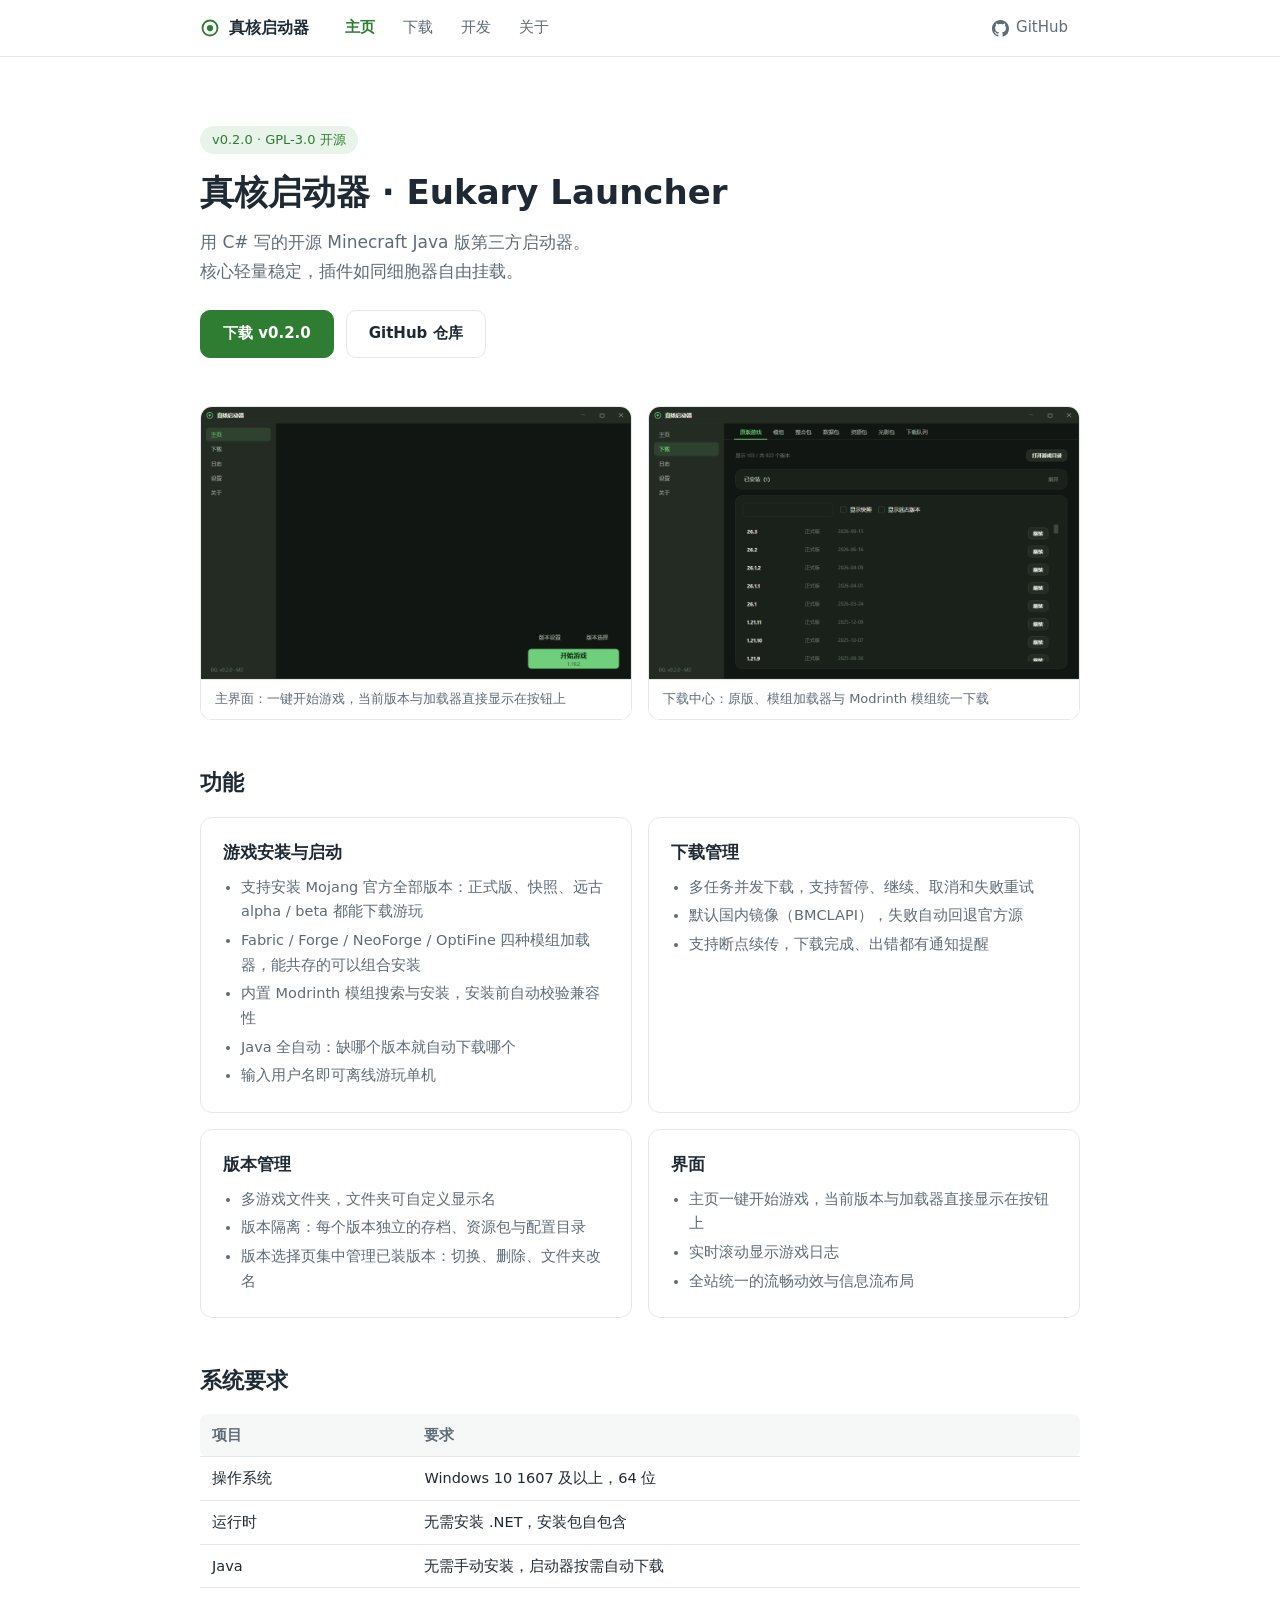
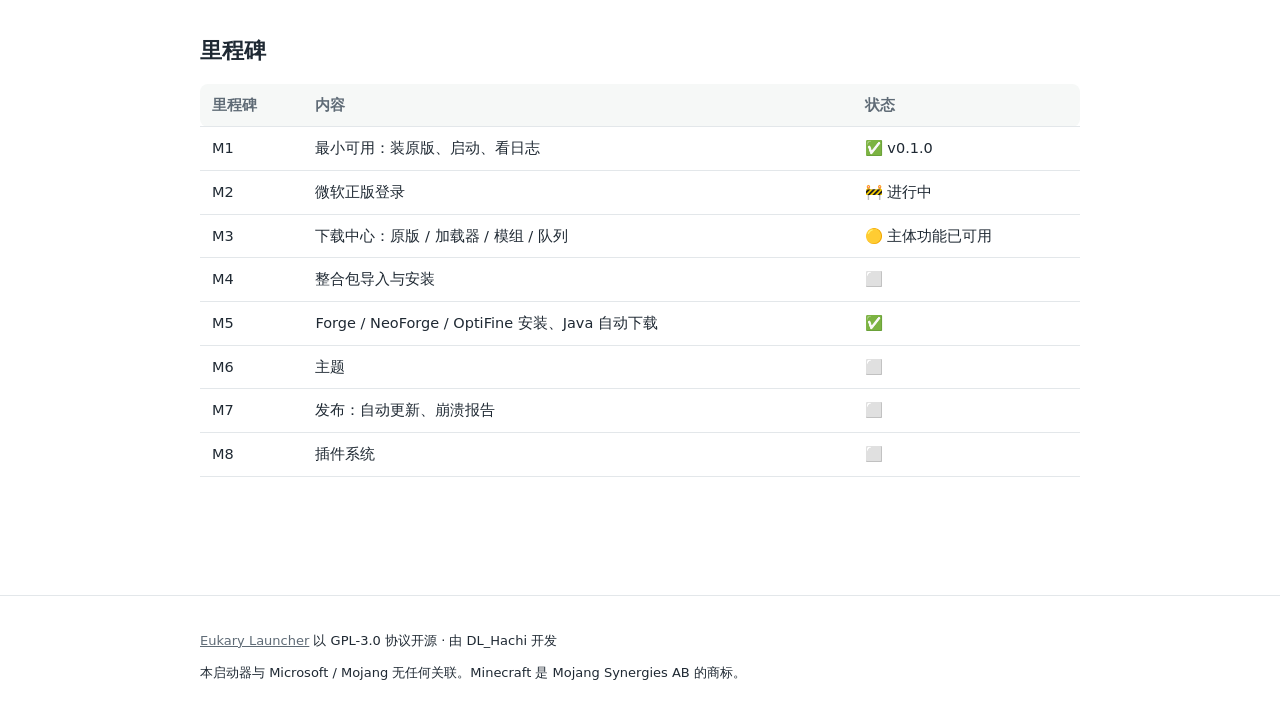
<file: index.html>
<!DOCTYPE html>
<html lang="zh-CN">
<head>
<meta charset="UTF-8">
<meta name="viewport" content="width=device-width, initial-scale=1.0">
<title>真核启动器 · Eukary Launcher</title>
<meta name="description" content="用 C# 写的开源 Minecraft Java 版第三方启动器。核心轻量稳定，插件如同细胞器自由挂载。">
<link rel="icon" href="data:image/svg+xml,%3Csvg xmlns='http://www.w3.org/2000/svg' viewBox='0 0 32 32'%3E%3Ccircle cx='16' cy='16' r='12' fill='none' stroke='%232e7d32' stroke-width='3'/%3E%3Ccircle cx='16' cy='16' r='5' fill='%232e7d32'/%3E%3C/svg%3E">
<link rel="stylesheet" href="style.css">
<style>
  nav a.item[data-page="home"] { color: var(--accent); font-weight: 600; }
</style>
</head>
<body>

<nav>
  <div class="nav-inner">
    <a class="brand" href="index.html">
      <svg width="20" height="20" viewBox="0 0 32 32"><circle cx="16" cy="16" r="12" fill="none" stroke="#2e7d32" stroke-width="3"/><circle cx="16" cy="16" r="5" fill="#2e7d32"/></svg>
      真核启动器
    </a>
    <a class="item" data-page="home" href="index.html">主页</a>
    <a class="item" data-page="download" href="download.html">下载</a>
    <a class="item" data-page="develop" href="develop.html">开发</a>
    <a class="item" data-page="about" href="about.html">关于</a>
    <span class="spacer"></span>
    <a class="gh" href="https://github.com/EukaryDeveloper/Eukary-Launcher" target="_blank" rel="noopener">
      <svg width="17" height="17" viewBox="0 0 16 16" fill="currentColor" aria-hidden="true"><path d="M8 0C3.58 0 0 3.58 0 8c0 3.54 2.29 6.53 5.47 7.59.4.07.55-.17.55-.38 0-.19-.01-.82-.01-1.49-2.01.37-2.53-.49-2.69-.94-.09-.23-.48-.94-.82-1.13-.28-.15-.68-.52-.01-.53.63-.01 1.08.58 1.23.82.72 1.21 1.87.87 2.33.66.07-.52.28-.87.51-1.07-1.78-.2-3.64-.89-3.64-3.95 0-.87.31-1.59.82-2.15-.08-.2-.36-1.02.08-2.12 0 0 .67-.21 2.2.82.64-.18 1.32-.27 2-.27s1.36.09 2 .27c1.53-1.04 2.2-.82 2.2-.82.44 1.1.16 1.92.08 2.12.51.56.82 1.27.82 2.15 0 3.07-1.87 3.75-3.65 3.95.29.25.54.73.54 1.48 0 1.07-.01 1.93-.01 2.2 0 .21.15.46.55.38A8.01 8.01 0 0 0 16 8c0-4.42-3.58-8-8-8Z"/></svg>
      GitHub
    </a>
  </div>
</nav>

<main>
  <section class="hero">
    <span class="tag">v0.2.0 · GPL-3.0 开源</span>
    <h1>真核启动器 · Eukary Launcher</h1>
    <p class="lead">用 C# 写的开源 Minecraft Java 版第三方启动器。<br>核心轻量稳定，插件如同细胞器自由挂载。</p>
    <div class="btns">
      <a class="btn primary" href="download.html">下载 v0.2.0</a>
      <a class="btn" href="https://github.com/EukaryDeveloper/Eukary-Launcher" target="_blank" rel="noopener">GitHub 仓库</a>
    </div>
  </section>

  <section class="shots">
    <figure>
      <img src="assets/screenshot-main.png" alt="主界面截图" loading="lazy">
      <figcaption>主界面：一键开始游戏，当前版本与加载器直接显示在按钮上</figcaption>
    </figure>
    <figure>
      <img src="assets/screenshot-downloads.png" alt="下载中心截图" loading="lazy">
      <figcaption>下载中心：原版、模组加载器与 Modrinth 模组统一下载</figcaption>
    </figure>
  </section>

  <h2>功能</h2>
  <div class="cards">
    <div class="card">
      <h3>游戏安装与启动</h3>
      <ul>
        <li>支持安装 Mojang 官方全部版本：正式版、快照、远古 alpha / beta 都能下载游玩</li>
        <li>Fabric / Forge / NeoForge / OptiFine 四种模组加载器，能共存的可以组合安装</li>
        <li>内置 Modrinth 模组搜索与安装，安装前自动校验兼容性</li>
        <li>Java 全自动：缺哪个版本就自动下载哪个</li>
        <li>输入用户名即可离线游玩单机</li>
      </ul>
    </div>
    <div class="card">
      <h3>下载管理</h3>
      <ul>
        <li>多任务并发下载，支持暂停、继续、取消和失败重试</li>
        <li>默认国内镜像（BMCLAPI），失败自动回退官方源</li>
        <li>支持断点续传，下载完成、出错都有通知提醒</li>
      </ul>
    </div>
    <div class="card">
      <h3>版本管理</h3>
      <ul>
        <li>多游戏文件夹，文件夹可自定义显示名</li>
        <li>版本隔离：每个版本独立的存档、资源包与配置目录</li>
        <li>版本选择页集中管理已装版本：切换、删除、文件夹改名</li>
      </ul>
    </div>
    <div class="card">
      <h3>界面</h3>
      <ul>
        <li>主页一键开始游戏，当前版本与加载器直接显示在按钮上</li>
        <li>实时滚动显示游戏日志</li>
        <li>全站统一的流畅动效与信息流布局</li>
      </ul>
    </div>
  </div>

  <h2>系统要求</h2>
  <table>
    <tr><th>项目</th><th>要求</th></tr>
    <tr><td>操作系统</td><td>Windows 10 1607 及以上，64 位</td></tr>
    <tr><td>运行时</td><td>无需安装 .NET，安装包自包含</td></tr>
    <tr><td>Java</td><td>无需手动安装，启动器按需自动下载</td></tr>
  </table>

  <h2>里程碑</h2>
  <table>
    <tr><th>里程碑</th><th>内容</th><th>状态</th></tr>
    <tr><td>M1</td><td>最小可用：装原版、启动、看日志</td><td>✅ v0.1.0</td></tr>
    <tr><td>M2</td><td>微软正版登录</td><td>🚧 进行中</td></tr>
    <tr><td>M3</td><td>下载中心：原版 / 加载器 / 模组 / 队列</td><td>🟡 主体功能已可用</td></tr>
    <tr><td>M4</td><td>整合包导入与安装</td><td>⬜</td></tr>
    <tr><td>M5</td><td>Forge / NeoForge / OptiFine 安装、Java 自动下载</td><td>✅</td></tr>
    <tr><td>M6</td><td>主题</td><td>⬜</td></tr>
    <tr><td>M7</td><td>发布：自动更新、崩溃报告</td><td>⬜</td></tr>
    <tr><td>M8</td><td>插件系统</td><td>⬜</td></tr>
  </table>
</main>

<footer>
  <div class="footer-inner">
    <p><a href="https://github.com/EukaryDeveloper/Eukary-Launcher" target="_blank" rel="noopener">Eukary Launcher</a> 以 GPL-3.0 协议开源 · 由 DL_Hachi 开发</p>
    <p>本启动器与 Microsoft / Mojang 无任何关联。Minecraft 是 Mojang Synergies AB 的商标。</p>
  </div>
</footer>

</body>
</html>
</file>
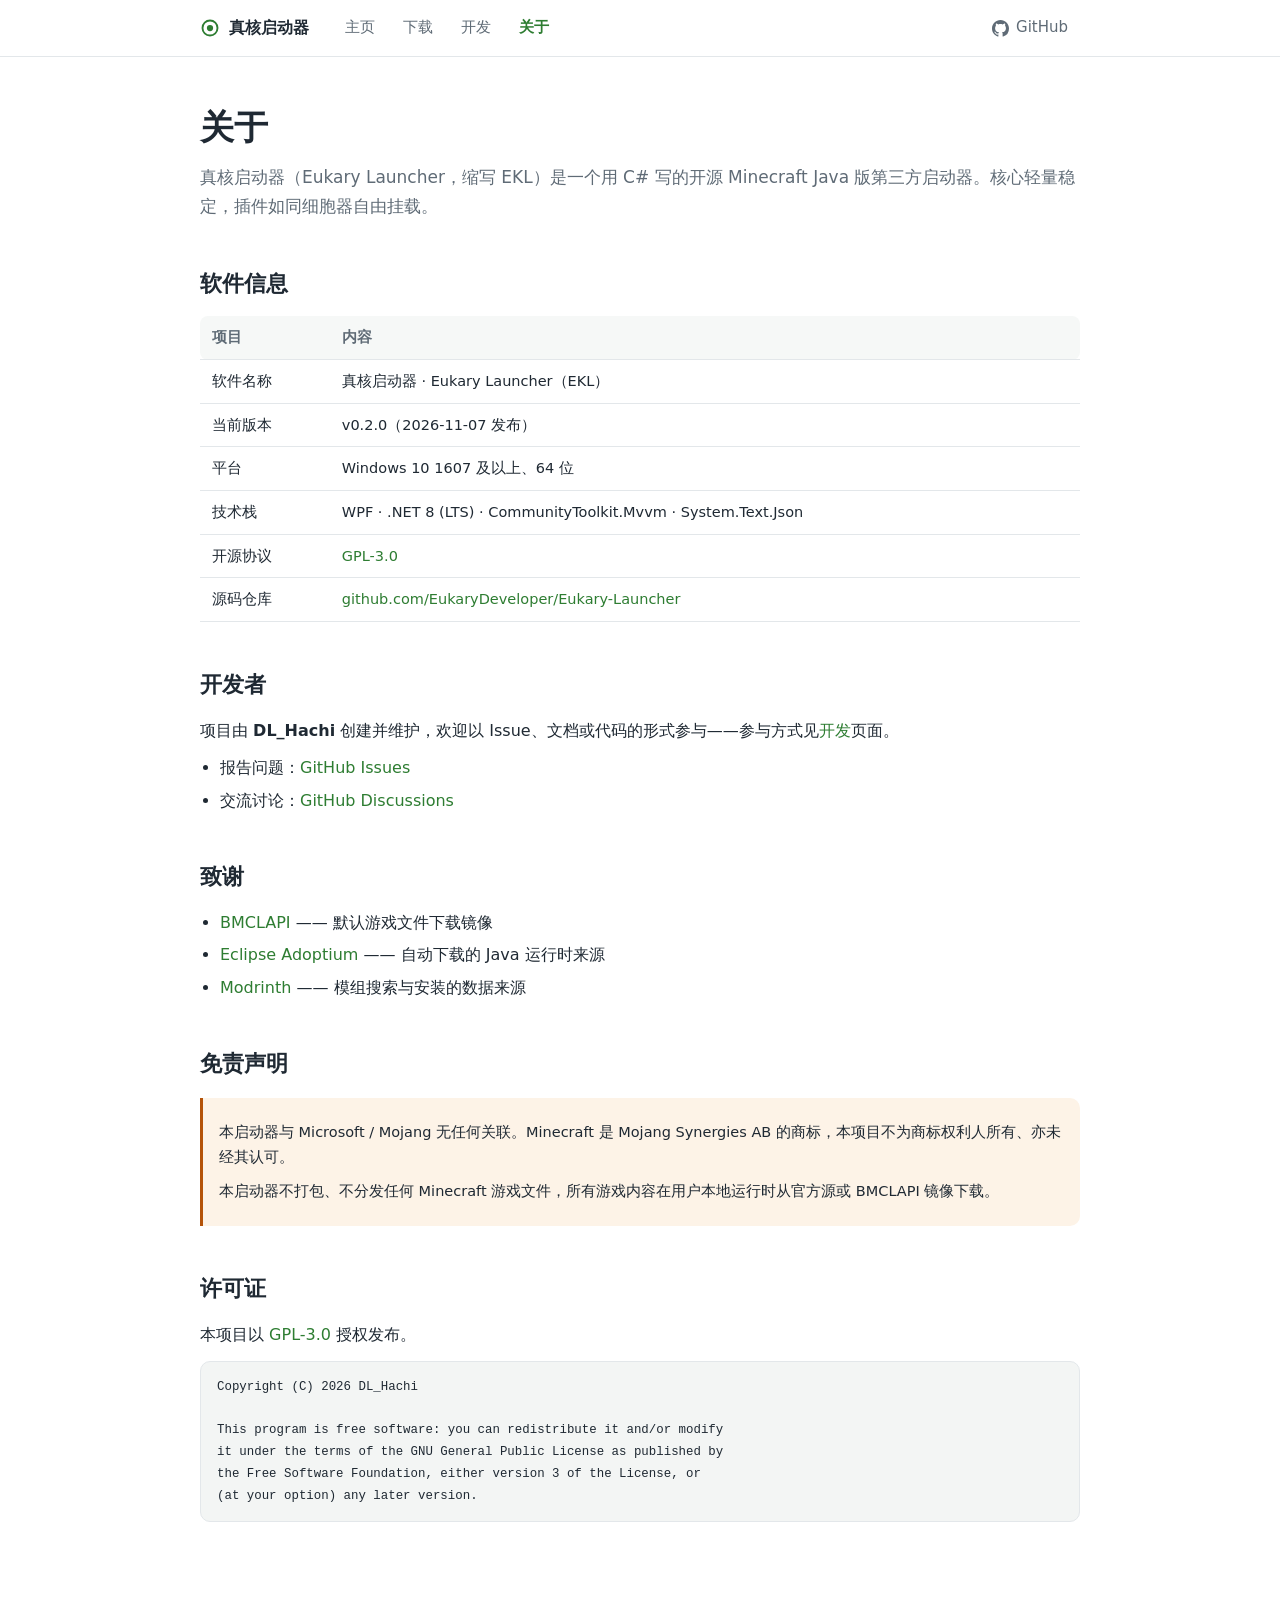
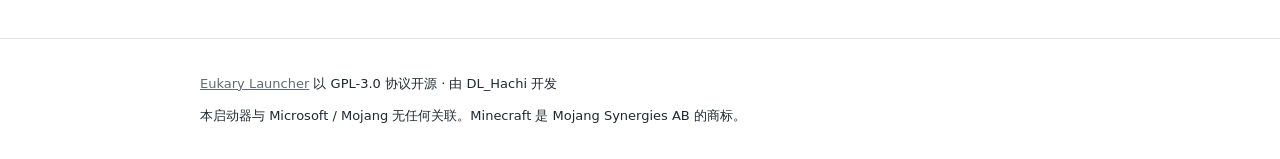
<file: about.html>
<!DOCTYPE html>
<html lang="zh-CN">
<head>
<meta charset="UTF-8">
<meta name="viewport" content="width=device-width, initial-scale=1.0">
<title>关于 · 真核启动器</title>
<link rel="icon" href="data:image/svg+xml,%3Csvg xmlns='http://www.w3.org/2000/svg' viewBox='0 0 32 32'%3E%3Ccircle cx='16' cy='16' r='12' fill='none' stroke='%232e7d32' stroke-width='3'/%3E%3Ccircle cx='16' cy='16' r='5' fill='%232e7d32'/%3E%3C/svg%3E">
<link rel="stylesheet" href="style.css">
<style>
  nav a.item[data-page="about"] { color: var(--accent); font-weight: 600; }
</style>
</head>
<body>

<nav>
  <div class="nav-inner">
    <a class="brand" href="index.html">
      <svg width="20" height="20" viewBox="0 0 32 32"><circle cx="16" cy="16" r="12" fill="none" stroke="#2e7d32" stroke-width="3"/><circle cx="16" cy="16" r="5" fill="#2e7d32"/></svg>
      真核启动器
    </a>
    <a class="item" data-page="home" href="index.html">主页</a>
    <a class="item" data-page="download" href="download.html">下载</a>
    <a class="item" data-page="develop" href="develop.html">开发</a>
    <a class="item" data-page="about" href="about.html">关于</a>
    <span class="spacer"></span>
    <a class="gh" href="https://github.com/EukaryDeveloper/Eukary-Launcher" target="_blank" rel="noopener">
      <svg width="17" height="17" viewBox="0 0 16 16" fill="currentColor" aria-hidden="true"><path d="M8 0C3.58 0 0 3.58 0 8c0 3.54 2.29 6.53 5.47 7.59.4.07.55-.17.55-.38 0-.19-.01-.82-.01-1.49-2.01.37-2.53-.49-2.69-.94-.09-.23-.48-.94-.82-1.13-.28-.15-.68-.52-.01-.53.63-.01 1.08.58 1.23.82.72 1.21 1.87.87 2.33.66.07-.52.28-.87.51-1.07-1.78-.2-3.64-.89-3.64-3.95 0-.87.31-1.59.82-2.15-.08-.2-.36-1.02.08-2.12 0 0 .67-.21 2.2.82.64-.18 1.32-.27 2-.27s1.36.09 2 .27c1.53-1.04 2.2-.82 2.2-.82.44 1.1.16 1.92.08 2.12.51.56.82 1.27.82 2.15 0 3.07-1.87 3.75-3.65 3.95.29.25.54.73.54 1.48 0 1.07-.01 1.93-.01 2.2 0 .21.15.46.55.38A8.01 8.01 0 0 0 16 8c0-4.42-3.58-8-8-8Z"/></svg>
      GitHub
    </a>
  </div>
</nav>

<main>
  <h1>关于</h1>
  <p class="lead">真核启动器（Eukary Launcher，缩写 EKL）是一个用 C# 写的开源 Minecraft Java 版第三方启动器。核心轻量稳定，插件如同细胞器自由挂载。</p>

  <h2>软件信息</h2>
  <table>
    <tr><th>项目</th><th>内容</th></tr>
    <tr><td>软件名称</td><td>真核启动器 · Eukary Launcher（EKL）</td></tr>
    <tr><td>当前版本</td><td>v0.2.0（2026-11-07 发布）</td></tr>
    <tr><td>平台</td><td>Windows 10 1607 及以上、64 位</td></tr>
    <tr><td>技术栈</td><td>WPF · .NET 8 (LTS) · CommunityToolkit.Mvvm · System.Text.Json</td></tr>
    <tr><td>开源协议</td><td><a href="https://github.com/EukaryDeveloper/Eukary-Launcher/blob/main/LICENSE" target="_blank" rel="noopener">GPL-3.0</a></td></tr>
    <tr><td>源码仓库</td><td><a href="https://github.com/EukaryDeveloper/Eukary-Launcher" target="_blank" rel="noopener">github.com/EukaryDeveloper/Eukary-Launcher</a></td></tr>
  </table>

  <h2>开发者</h2>
  <p>项目由 <strong>DL_Hachi</strong> 创建并维护，欢迎以 Issue、文档或代码的形式参与——参与方式见<a href="develop.html">开发</a>页面。</p>
  <ul class="plain">
    <li>报告问题：<a href="https://github.com/EukaryDeveloper/Eukary-Launcher/issues" target="_blank" rel="noopener">GitHub Issues</a></li>
    <li>交流讨论：<a href="https://github.com/EukaryDeveloper/Eukary-Launcher/discussions" target="_blank" rel="noopener">GitHub Discussions</a></li>
  </ul>

  <h2>致谢</h2>
  <ul class="plain">
    <li><a href="https://bmclapi2.bangbang93.com/" target="_blank" rel="noopener">BMCLAPI</a> —— 默认游戏文件下载镜像</li>
    <li><a href="https://adoptium.net/" target="_blank" rel="noopener">Eclipse Adoptium</a> —— 自动下载的 Java 运行时来源</li>
    <li><a href="https://modrinth.com/" target="_blank" rel="noopener">Modrinth</a> —— 模组搜索与安装的数据来源</li>
  </ul>

  <h2>免责声明</h2>
  <div class="warn">
    <p>本启动器与 Microsoft / Mojang 无任何关联。Minecraft 是 Mojang Synergies AB 的商标，本项目不为商标权利人所有、亦未经其认可。</p>
    <p>本启动器不打包、不分发任何 Minecraft 游戏文件，所有游戏内容在用户本地运行时从官方源或 BMCLAPI 镜像下载。</p>
  </div>

  <h2>许可证</h2>
  <p>本项目以 <a href="https://github.com/EukaryDeveloper/Eukary-Launcher/blob/main/LICENSE" target="_blank" rel="noopener">GPL-3.0</a> 授权发布。</p>
  <pre><code>Copyright (C) 2026 DL_Hachi

This program is free software: you can redistribute it and/or modify
it under the terms of the GNU General Public License as published by
the Free Software Foundation, either version 3 of the License, or
(at your option) any later version.</code></pre>
</main>

<footer>
  <div class="footer-inner">
    <p><a href="https://github.com/EukaryDeveloper/Eukary-Launcher" target="_blank" rel="noopener">Eukary Launcher</a> 以 GPL-3.0 协议开源 · 由 DL_Hachi 开发</p>
    <p>本启动器与 Microsoft / Mojang 无任何关联。Minecraft 是 Mojang Synergies AB 的商标。</p>
  </div>
</footer>

</body>
</html>
</file>
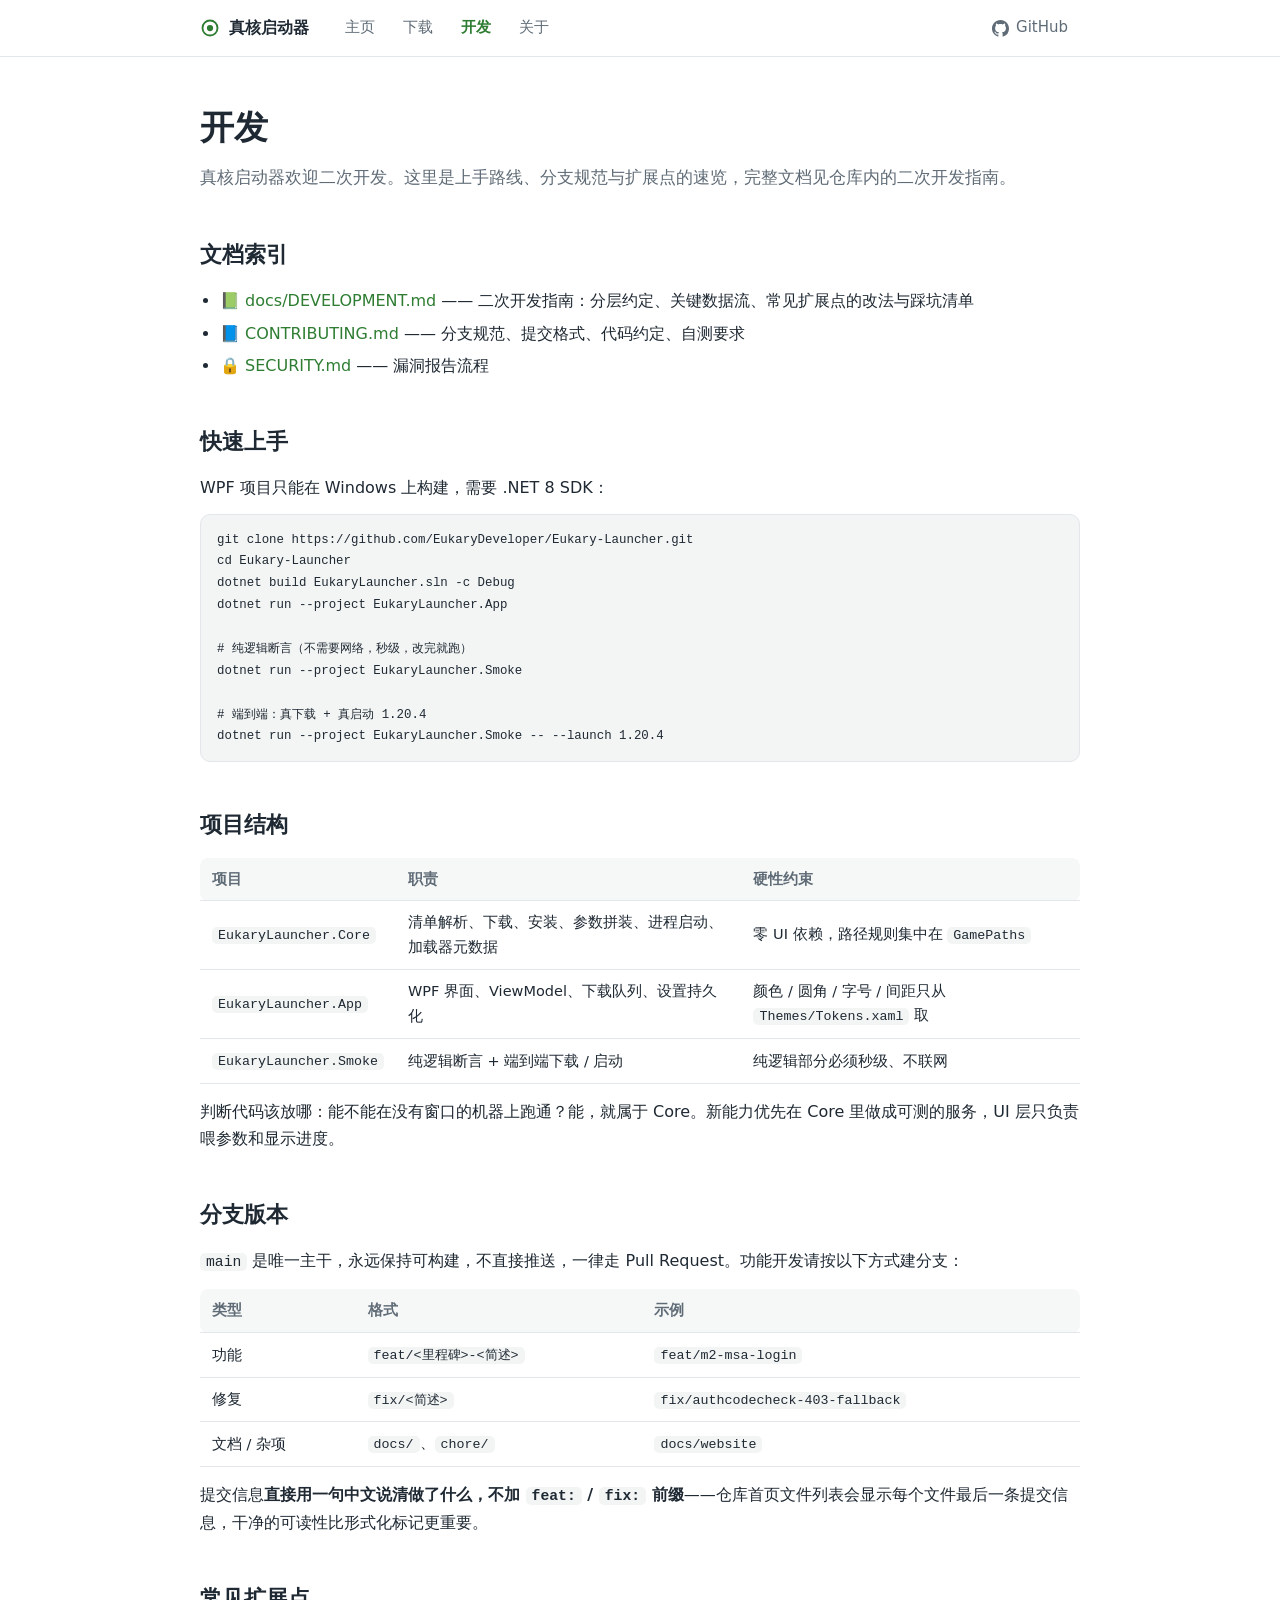
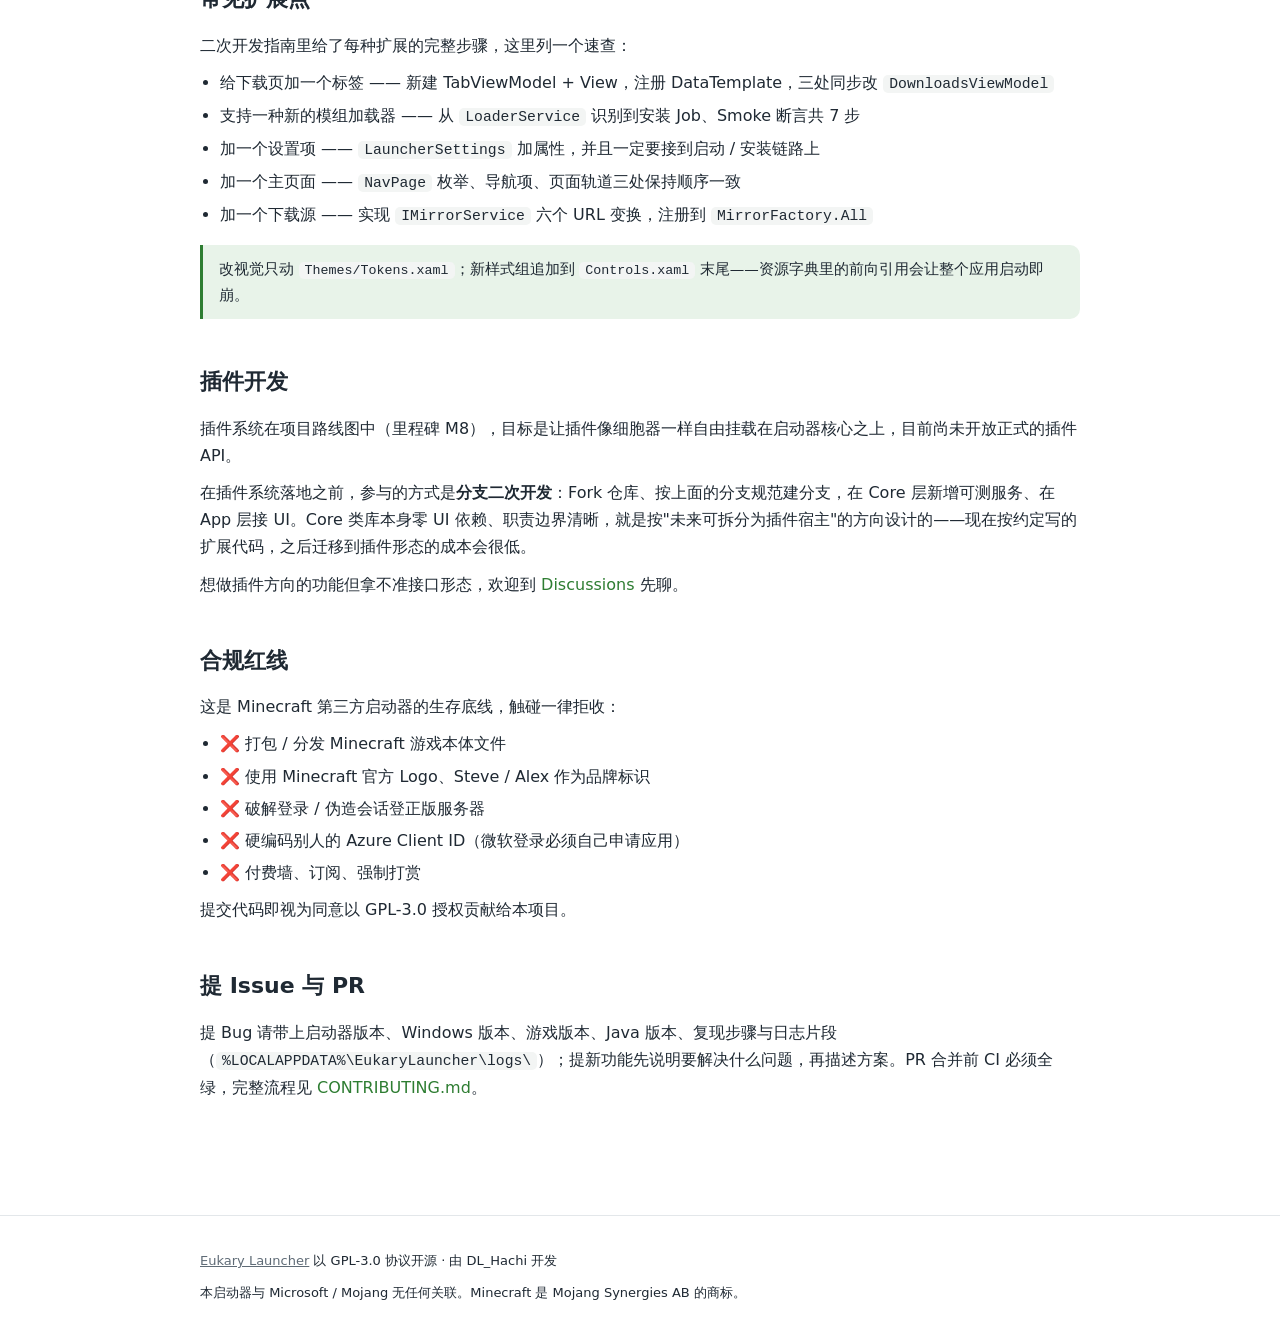
<file: develop.html>
<!DOCTYPE html>
<html lang="zh-CN">
<head>
<meta charset="UTF-8">
<meta name="viewport" content="width=device-width, initial-scale=1.0">
<title>开发 · 真核启动器</title>
<link rel="icon" href="data:image/svg+xml,%3Csvg xmlns='http://www.w3.org/2000/svg' viewBox='0 0 32 32'%3E%3Ccircle cx='16' cy='16' r='12' fill='none' stroke='%232e7d32' stroke-width='3'/%3E%3Ccircle cx='16' cy='16' r='5' fill='%232e7d32'/%3E%3C/svg%3E">
<link rel="stylesheet" href="style.css">
<style>
  nav a.item[data-page="develop"] { color: var(--accent); font-weight: 600; }
</style>
</head>
<body>

<nav>
  <div class="nav-inner">
    <a class="brand" href="index.html">
      <svg width="20" height="20" viewBox="0 0 32 32"><circle cx="16" cy="16" r="12" fill="none" stroke="#2e7d32" stroke-width="3"/><circle cx="16" cy="16" r="5" fill="#2e7d32"/></svg>
      真核启动器
    </a>
    <a class="item" data-page="home" href="index.html">主页</a>
    <a class="item" data-page="download" href="download.html">下载</a>
    <a class="item" data-page="develop" href="develop.html">开发</a>
    <a class="item" data-page="about" href="about.html">关于</a>
    <span class="spacer"></span>
    <a class="gh" href="https://github.com/EukaryDeveloper/Eukary-Launcher" target="_blank" rel="noopener">
      <svg width="17" height="17" viewBox="0 0 16 16" fill="currentColor" aria-hidden="true"><path d="M8 0C3.58 0 0 3.58 0 8c0 3.54 2.29 6.53 5.47 7.59.4.07.55-.17.55-.38 0-.19-.01-.82-.01-1.49-2.01.37-2.53-.49-2.69-.94-.09-.23-.48-.94-.82-1.13-.28-.15-.68-.52-.01-.53.63-.01 1.08.58 1.23.82.72 1.21 1.87.87 2.33.66.07-.52.28-.87.51-1.07-1.78-.2-3.64-.89-3.64-3.95 0-.87.31-1.59.82-2.15-.08-.2-.36-1.02.08-2.12 0 0 .67-.21 2.2.82.64-.18 1.32-.27 2-.27s1.36.09 2 .27c1.53-1.04 2.2-.82 2.2-.82.44 1.1.16 1.92.08 2.12.51.56.82 1.27.82 2.15 0 3.07-1.87 3.75-3.65 3.95.29.25.54.73.54 1.48 0 1.07-.01 1.93-.01 2.2 0 .21.15.46.55.38A8.01 8.01 0 0 0 16 8c0-4.42-3.58-8-8-8Z"/></svg>
      GitHub
    </a>
  </div>
</nav>

<main>
  <h1>开发</h1>
  <p class="lead">真核启动器欢迎二次开发。这里是上手路线、分支规范与扩展点的速览，完整文档见仓库内的二次开发指南。</p>

  <h2>文档索引</h2>
  <ul class="plain">
    <li>📗 <a href="https://github.com/EukaryDeveloper/Eukary-Launcher/blob/main/docs/DEVELOPMENT.md" target="_blank" rel="noopener">docs/DEVELOPMENT.md</a> —— 二次开发指南：分层约定、关键数据流、常见扩展点的改法与踩坑清单</li>
    <li>📘 <a href="https://github.com/EukaryDeveloper/Eukary-Launcher/blob/main/CONTRIBUTING.md" target="_blank" rel="noopener">CONTRIBUTING.md</a> —— 分支规范、提交格式、代码约定、自测要求</li>
    <li>🔒 <a href="https://github.com/EukaryDeveloper/Eukary-Launcher/blob/main/SECURITY.md" target="_blank" rel="noopener">SECURITY.md</a> —— 漏洞报告流程</li>
  </ul>

  <h2>快速上手</h2>
  <p>WPF 项目只能在 Windows 上构建，需要 .NET 8 SDK：</p>
  <pre><code>git clone https://github.com/EukaryDeveloper/Eukary-Launcher.git
cd Eukary-Launcher
dotnet build EukaryLauncher.sln -c Debug
dotnet run --project EukaryLauncher.App

# 纯逻辑断言（不需要网络，秒级，改完就跑）
dotnet run --project EukaryLauncher.Smoke

# 端到端：真下载 + 真启动 1.20.4
dotnet run --project EukaryLauncher.Smoke -- --launch 1.20.4</code></pre>

  <h2>项目结构</h2>
  <table>
    <tr><th>项目</th><th>职责</th><th>硬性约束</th></tr>
    <tr><td><code>EukaryLauncher.Core</code></td><td>清单解析、下载、安装、参数拼装、进程启动、加载器元数据</td><td>零 UI 依赖，路径规则集中在 <code>GamePaths</code></td></tr>
    <tr><td><code>EukaryLauncher.App</code></td><td>WPF 界面、ViewModel、下载队列、设置持久化</td><td>颜色 / 圆角 / 字号 / 间距只从 <code>Themes/Tokens.xaml</code> 取</td></tr>
    <tr><td><code>EukaryLauncher.Smoke</code></td><td>纯逻辑断言 + 端到端下载 / 启动</td><td>纯逻辑部分必须秒级、不联网</td></tr>
  </table>
  <p>判断代码该放哪：能不能在没有窗口的机器上跑通？能，就属于 Core。新能力优先在 Core 里做成可测的服务，UI 层只负责喂参数和显示进度。</p>

  <h2>分支版本</h2>
  <p><code>main</code> 是唯一主干，永远保持可构建，不直接推送，一律走 Pull Request。功能开发请按以下方式建分支：</p>
  <table>
    <tr><th>类型</th><th>格式</th><th>示例</th></tr>
    <tr><td>功能</td><td><code>feat/&lt;里程碑&gt;-&lt;简述&gt;</code></td><td><code>feat/m2-msa-login</code></td></tr>
    <tr><td>修复</td><td><code>fix/&lt;简述&gt;</code></td><td><code>fix/authcodecheck-403-fallback</code></td></tr>
    <tr><td>文档 / 杂项</td><td><code>docs/</code>、<code>chore/</code></td><td><code>docs/website</code></td></tr>
  </table>
  <p>提交信息<strong>直接用一句中文说清做了什么，不加 <code>feat:</code> / <code>fix:</code> 前缀</strong>——仓库首页文件列表会显示每个文件最后一条提交信息，干净的可读性比形式化标记更重要。</p>

  <h2>常见扩展点</h2>
  <p>二次开发指南里给了每种扩展的完整步骤，这里列一个速查：</p>
  <ul class="plain">
    <li>给下载页加一个标签 —— 新建 TabViewModel + View，注册 DataTemplate，三处同步改 <code>DownloadsViewModel</code></li>
    <li>支持一种新的模组加载器 —— 从 <code>LoaderService</code> 识别到安装 Job、Smoke 断言共 7 步</li>
    <li>加一个设置项 —— <code>LauncherSettings</code> 加属性，并且一定要接到启动 / 安装链路上</li>
    <li>加一个主页面 —— <code>NavPage</code> 枚举、导航项、页面轨道三处保持顺序一致</li>
    <li>加一个下载源 —— 实现 <code>IMirrorService</code> 六个 URL 变换，注册到 <code>MirrorFactory.All</code></li>
  </ul>
  <div class="note">改视觉只动 <code>Themes/Tokens.xaml</code>；新样式组追加到 <code>Controls.xaml</code> 末尾——资源字典里的前向引用会让整个应用启动即崩。</div>

  <h2>插件开发</h2>
  <p>插件系统在项目路线图中（里程碑 M8），目标是让插件像细胞器一样自由挂载在启动器核心之上，目前尚未开放正式的插件 API。</p>
  <p>在插件系统落地之前，参与的方式是<strong>分支二次开发</strong>：Fork 仓库、按上面的分支规范建分支，在 Core 层新增可测服务、在 App 层接 UI。Core 类库本身零 UI 依赖、职责边界清晰，就是按"未来可拆分为插件宿主"的方向设计的——现在按约定写的扩展代码，之后迁移到插件形态的成本会很低。</p>
  <p>想做插件方向的功能但拿不准接口形态，欢迎到 <a href="https://github.com/EukaryDeveloper/Eukary-Launcher/discussions" target="_blank" rel="noopener">Discussions</a> 先聊。</p>

  <h2>合规红线</h2>
  <p>这是 Minecraft 第三方启动器的生存底线，触碰一律拒收：</p>
  <ul class="plain">
    <li>❌ 打包 / 分发 Minecraft 游戏本体文件</li>
    <li>❌ 使用 Minecraft 官方 Logo、Steve / Alex 作为品牌标识</li>
    <li>❌ 破解登录 / 伪造会话登正版服务器</li>
    <li>❌ 硬编码别人的 Azure Client ID（微软登录必须自己申请应用）</li>
    <li>❌ 付费墙、订阅、强制打赏</li>
  </ul>
  <p>提交代码即视为同意以 GPL-3.0 授权贡献给本项目。</p>

  <h2>提 Issue 与 PR</h2>
  <p>提 Bug 请带上启动器版本、Windows 版本、游戏版本、Java 版本、复现步骤与日志片段（<code>%LOCALAPPDATA%\EukaryLauncher\logs\</code>）；提新功能先说明要解决什么问题，再描述方案。PR 合并前 CI 必须全绿，完整流程见 <a href="https://github.com/EukaryDeveloper/Eukary-Launcher/blob/main/CONTRIBUTING.md" target="_blank" rel="noopener">CONTRIBUTING.md</a>。</p>
</main>

<footer>
  <div class="footer-inner">
    <p><a href="https://github.com/EukaryDeveloper/Eukary-Launcher" target="_blank" rel="noopener">Eukary Launcher</a> 以 GPL-3.0 协议开源 · 由 DL_Hachi 开发</p>
    <p>本启动器与 Microsoft / Mojang 无任何关联。Minecraft 是 Mojang Synergies AB 的商标。</p>
  </div>
</footer>

</body>
</html>
</file>
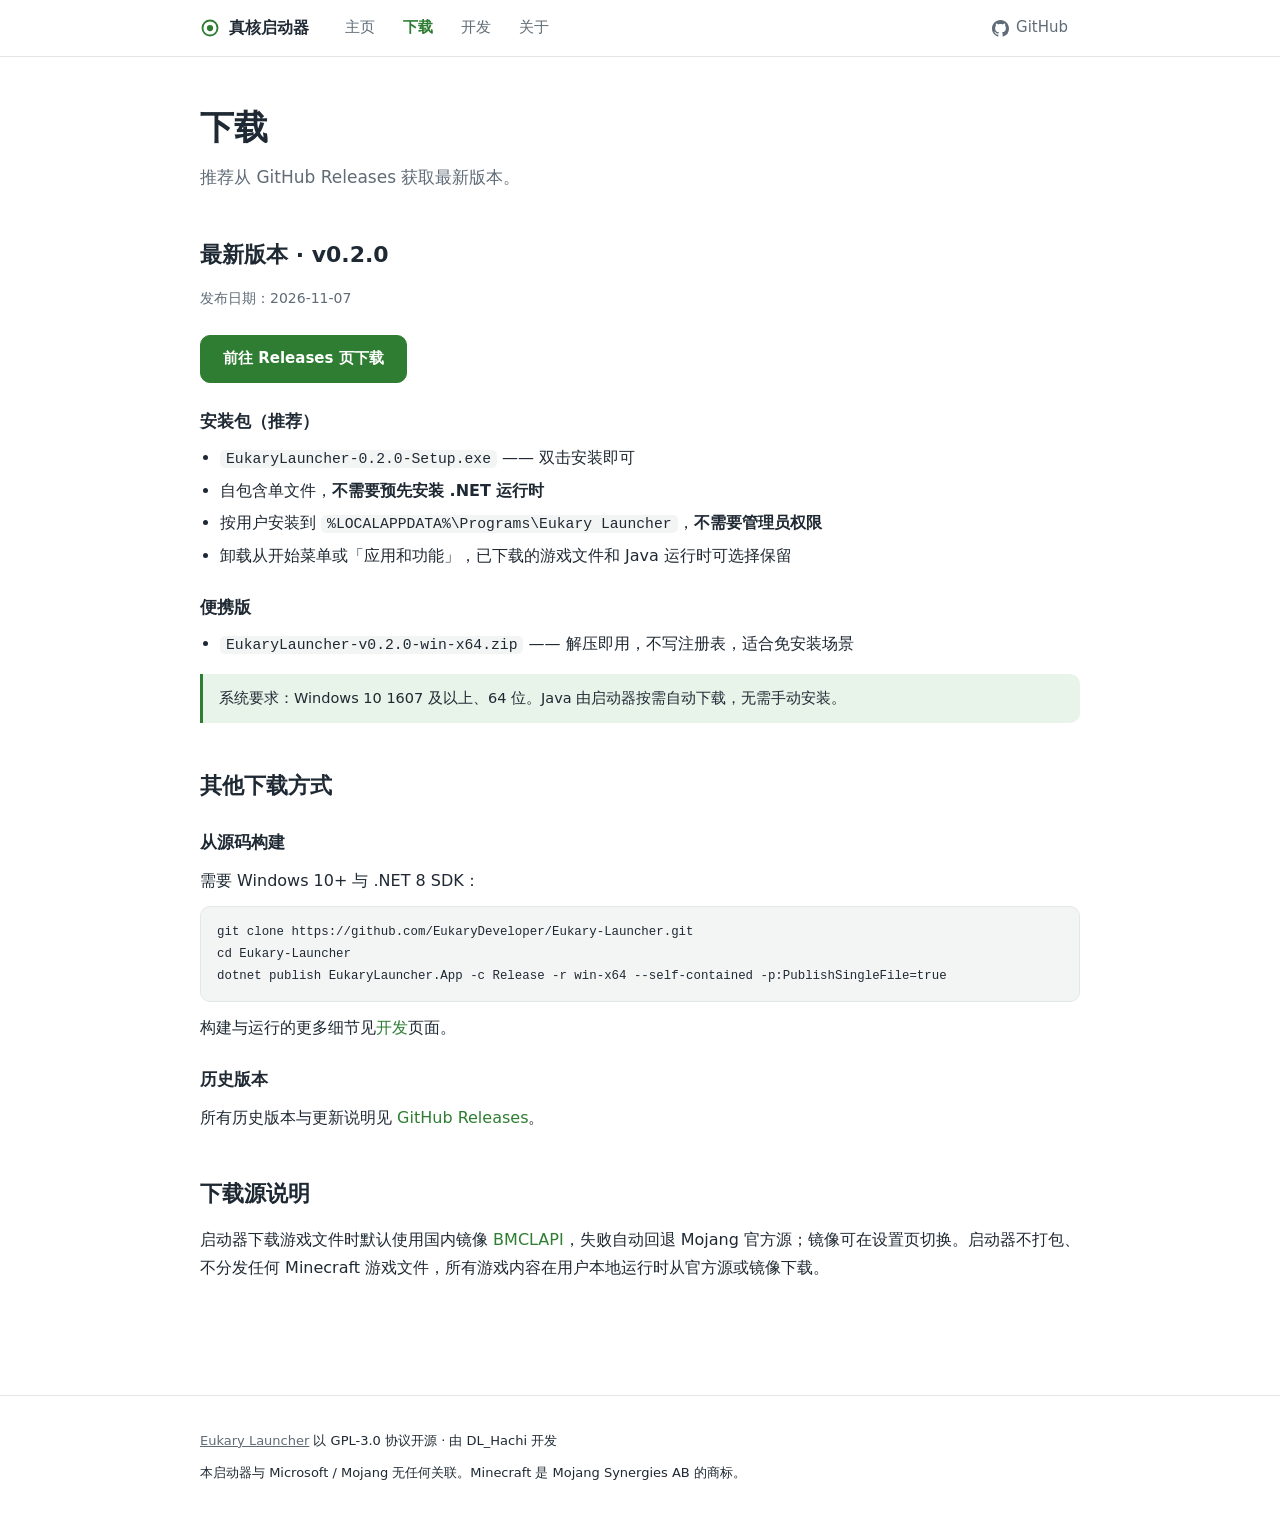
<file: download.html>
<!DOCTYPE html>
<html lang="zh-CN">
<head>
<meta charset="UTF-8">
<meta name="viewport" content="width=device-width, initial-scale=1.0">
<title>下载 · 真核启动器</title>
<link rel="icon" href="data:image/svg+xml,%3Csvg xmlns='http://www.w3.org/2000/svg' viewBox='0 0 32 32'%3E%3Ccircle cx='16' cy='16' r='12' fill='none' stroke='%232e7d32' stroke-width='3'/%3E%3Ccircle cx='16' cy='16' r='5' fill='%232e7d32'/%3E%3C/svg%3E">
<link rel="stylesheet" href="style.css">
<style>
  nav a.item[data-page="download"] { color: var(--accent); font-weight: 600; }
</style>
</head>
<body>

<nav>
  <div class="nav-inner">
    <a class="brand" href="index.html">
      <svg width="20" height="20" viewBox="0 0 32 32"><circle cx="16" cy="16" r="12" fill="none" stroke="#2e7d32" stroke-width="3"/><circle cx="16" cy="16" r="5" fill="#2e7d32"/></svg>
      真核启动器
    </a>
    <a class="item" data-page="home" href="index.html">主页</a>
    <a class="item" data-page="download" href="download.html">下载</a>
    <a class="item" data-page="develop" href="develop.html">开发</a>
    <a class="item" data-page="about" href="about.html">关于</a>
    <span class="spacer"></span>
    <a class="gh" href="https://github.com/EukaryDeveloper/Eukary-Launcher" target="_blank" rel="noopener">
      <svg width="17" height="17" viewBox="0 0 16 16" fill="currentColor" aria-hidden="true"><path d="M8 0C3.58 0 0 3.58 0 8c0 3.54 2.29 6.53 5.47 7.59.4.07.55-.17.55-.38 0-.19-.01-.82-.01-1.49-2.01.37-2.53-.49-2.69-.94-.09-.23-.48-.94-.82-1.13-.28-.15-.68-.52-.01-.53.63-.01 1.08.58 1.23.82.72 1.21 1.87.87 2.33.66.07-.52.28-.87.51-1.07-1.78-.2-3.64-.89-3.64-3.95 0-.87.31-1.59.82-2.15-.08-.2-.36-1.02.08-2.12 0 0 .67-.21 2.2.82.64-.18 1.32-.27 2-.27s1.36.09 2 .27c1.53-1.04 2.2-.82 2.2-.82.44 1.1.16 1.92.08 2.12.51.56.82 1.27.82 2.15 0 3.07-1.87 3.75-3.65 3.95.29.25.54.73.54 1.48 0 1.07-.01 1.93-.01 2.2 0 .21.15.46.55.38A8.01 8.01 0 0 0 16 8c0-4.42-3.58-8-8-8Z"/></svg>
      GitHub
    </a>
  </div>
</nav>

<main>
  <h1>下载</h1>
  <p class="lead">推荐从 GitHub Releases 获取最新版本。</p>

  <h2>最新版本 · v0.2.0</h2>
  <p class="muted">发布日期：2026-11-07</p>

  <div class="btns">
    <a class="btn primary" href="https://github.com/EukaryDeveloper/Eukary-Launcher/releases/latest" target="_blank" rel="noopener">前往 Releases 页下载</a>
  </div>

  <h3>安装包（推荐）</h3>
  <ul class="plain">
    <li><code>EukaryLauncher-0.2.0-Setup.exe</code> —— 双击安装即可</li>
    <li>自包含单文件，<strong>不需要预先安装 .NET 运行时</strong></li>
    <li>按用户安装到 <code>%LOCALAPPDATA%\Programs\Eukary Launcher</code>，<strong>不需要管理员权限</strong></li>
    <li>卸载从开始菜单或「应用和功能」，已下载的游戏文件和 Java 运行时可选择保留</li>
  </ul>

  <h3>便携版</h3>
  <ul class="plain">
    <li><code>EukaryLauncher-v0.2.0-win-x64.zip</code> —— 解压即用，不写注册表，适合免安装场景</li>
  </ul>

  <div class="note">
    系统要求：Windows 10 1607 及以上、64 位。Java 由启动器按需自动下载，无需手动安装。
  </div>

  <h2>其他下载方式</h2>

  <h3>从源码构建</h3>
  <p>需要 Windows 10+ 与 .NET 8 SDK：</p>
  <pre><code>git clone https://github.com/EukaryDeveloper/Eukary-Launcher.git
cd Eukary-Launcher
dotnet publish EukaryLauncher.App -c Release -r win-x64 --self-contained -p:PublishSingleFile=true</code></pre>
  <p>构建与运行的更多细节见<a href="develop.html">开发</a>页面。</p>

  <h3>历史版本</h3>
  <p>所有历史版本与更新说明见 <a href="https://github.com/EukaryDeveloper/Eukary-Launcher/releases" target="_blank" rel="noopener">GitHub Releases</a>。</p>

  <h2>下载源说明</h2>
  <p>启动器下载游戏文件时默认使用国内镜像 <a href="https://bmclapi2.bangbang93.com/" target="_blank" rel="noopener">BMCLAPI</a>，失败自动回退 Mojang 官方源；镜像可在设置页切换。启动器不打包、不分发任何 Minecraft 游戏文件，所有游戏内容在用户本地运行时从官方源或镜像下载。</p>
</main>

<footer>
  <div class="footer-inner">
    <p><a href="https://github.com/EukaryDeveloper/Eukary-Launcher" target="_blank" rel="noopener">Eukary Launcher</a> 以 GPL-3.0 协议开源 · 由 DL_Hachi 开发</p>
    <p>本启动器与 Microsoft / Mojang 无任何关联。Minecraft 是 Mojang Synergies AB 的商标。</p>
  </div>
</footer>

</body>
</html>
</file>
<file: style.css>
/* Eukary Launcher 官网 · 简洁浅色主题 */
:root {
  --accent: #2e7d32;
  --accent-soft: #e8f3e9;
  --text: #1f2933;
  --text-2: #5f6b76;
  --border: #e3e7ea;
  --bg: #ffffff;
  --bg-2: #f6f8f7;
  --code-bg: #f3f5f4;
  --max-w: 920px;
}

* { box-sizing: border-box; margin: 0; padding: 0; }

html { scroll-behavior: smooth; }

body {
  font-family: system-ui, -apple-system, "Segoe UI", "Microsoft YaHei", sans-serif;
  color: var(--text);
  background: var(--bg);
  line-height: 1.7;
  font-size: 16px;
}

a { color: var(--accent); text-decoration: none; }
a:hover { text-decoration: underline; }

/* ---------- 导航 ---------- */
nav {
  position: sticky;
  top: 0;
  z-index: 10;
  background: rgba(255, 255, 255, 0.92);
  backdrop-filter: blur(8px);
  border-bottom: 1px solid var(--border);
}
.nav-inner {
  max-width: var(--max-w);
  margin: 0 auto;
  padding: 0 20px;
  height: 56px;
  display: flex;
  align-items: center;
  gap: 4px;
}
.brand {
  display: flex;
  align-items: center;
  gap: 9px;
  font-weight: 600;
  color: var(--text);
  margin-right: 20px;
}
.brand:hover { text-decoration: none; }
.brand svg { display: block; }
nav .spacer { flex: 1; }
nav a.item {
  color: var(--text-2);
  padding: 6px 12px;
  border-radius: 8px;
  font-size: 15px;
}
nav a.item:hover { color: var(--text); background: var(--bg-2); text-decoration: none; }
nav a.item.active { color: var(--accent); font-weight: 600; }
nav a.gh {
  display: flex;
  align-items: center;
  gap: 7px;
  color: var(--text-2);
  padding: 6px 12px;
  border-radius: 8px;
  font-size: 15px;
}
nav a.gh:hover { color: var(--text); background: var(--bg-2); text-decoration: none; }

/* ---------- 版式 ---------- */
main { max-width: var(--max-w); margin: 0 auto; padding: 48px 20px 64px; }

h1 { font-size: 34px; line-height: 1.3; margin-bottom: 14px; }
h2 { font-size: 22px; margin: 44px 0 14px; }
h3 { font-size: 17px; margin: 24px 0 8px; }
p { margin: 10px 0; color: var(--text); }
.lead { font-size: 17px; color: var(--text-2); }
.muted { color: var(--text-2); font-size: 14px; }

ul.plain { padding-left: 20px; }
ul.plain li { margin: 5px 0; }

/* Hero */
.hero { padding: 20px 0 8px; }
.hero .tag {
  display: inline-block;
  font-size: 13px;
  color: var(--accent);
  background: var(--accent-soft);
  border-radius: 99px;
  padding: 3px 12px;
  margin-bottom: 16px;
}
.btns { margin: 24px 0 8px; display: flex; gap: 12px; flex-wrap: wrap; }
.btn {
  display: inline-block;
  padding: 10px 22px;
  border-radius: 10px;
  font-size: 15px;
  font-weight: 600;
  border: 1px solid var(--border);
  color: var(--text);
}
.btn:hover { text-decoration: none; border-color: var(--accent); color: var(--accent); }
.btn.primary { background: var(--accent); border-color: var(--accent); color: #fff; }
.btn.primary:hover { opacity: 0.92; color: #fff; }

/* 截图 */
.shots { display: grid; grid-template-columns: 1fr 1fr; gap: 16px; margin: 32px 0 8px; }
.shots figure { border: 1px solid var(--border); border-radius: 12px; overflow: hidden; background: var(--bg-2); }
.shots img { width: 100%; display: block; }
.shots figcaption { font-size: 13px; color: var(--text-2); padding: 8px 14px; border-top: 1px solid var(--border); background: #fff; }
@media (max-width: 680px) { .shots { grid-template-columns: 1fr; } }

/* 功能卡片 */
.cards { display: grid; grid-template-columns: 1fr 1fr; gap: 16px; margin-top: 16px; }
@media (max-width: 680px) { .cards { grid-template-columns: 1fr; } }
.card {
  border: 1px solid var(--border);
  border-radius: 12px;
  padding: 20px 22px;
  background: var(--bg);
}
.card h3 { margin-top: 0; }
.card p { margin: 6px 0 0; font-size: 14.5px; color: var(--text-2); }
.card ul { margin: 8px 0 0; padding-left: 18px; font-size: 14.5px; color: var(--text-2); }
.card ul li { margin: 4px 0; }

/* 表格 */
table { width: 100%; border-collapse: collapse; margin: 14px 0; font-size: 14.5px; }
th, td { text-align: left; padding: 9px 12px; border-bottom: 1px solid var(--border); }
th { color: var(--text-2); font-weight: 600; background: var(--bg-2); }
th:first-child, td:first-child { border-radius: 8px 0 0 8px; }
th:last-child, td:last-child { border-radius: 0 8px 8px 0; }

/* 代码 */
pre {
  background: var(--code-bg);
  border: 1px solid var(--border);
  border-radius: 10px;
  padding: 14px 16px;
  overflow-x: auto;
  font-size: 13.5px;
  line-height: 1.6;
  margin: 12px 0;
}
code {
  font-family: "Cascadia Code", Consolas, "JetBrains Mono", monospace;
  font-size: 0.92em;
  background: var(--code-bg);
  border-radius: 5px;
  padding: 1px 6px;
}
pre code { background: none; padding: 0; }

/* 提示块 */
.note {
  border-left: 3px solid var(--accent);
  background: var(--accent-soft);
  border-radius: 0 10px 10px 0;
  padding: 12px 16px;
  margin: 16px 0;
  font-size: 14.5px;
  color: var(--text);
}
.warn {
  border-left: 3px solid #b45309;
  background: #fdf3e7;
  border-radius: 0 10px 10px 0;
  padding: 12px 16px;
  margin: 16px 0;
  font-size: 14.5px;
  color: var(--text);
}

/* 页脚 */
footer {
  border-top: 1px solid var(--border);
  margin-top: 40px;
}
.footer-inner {
  max-width: var(--max-w);
  margin: 0 auto;
  padding: 24px 20px;
  font-size: 13px;
  color: var(--text-2);
}
.footer-inner a { color: var(--text-2); text-decoration: underline; }
</file>
